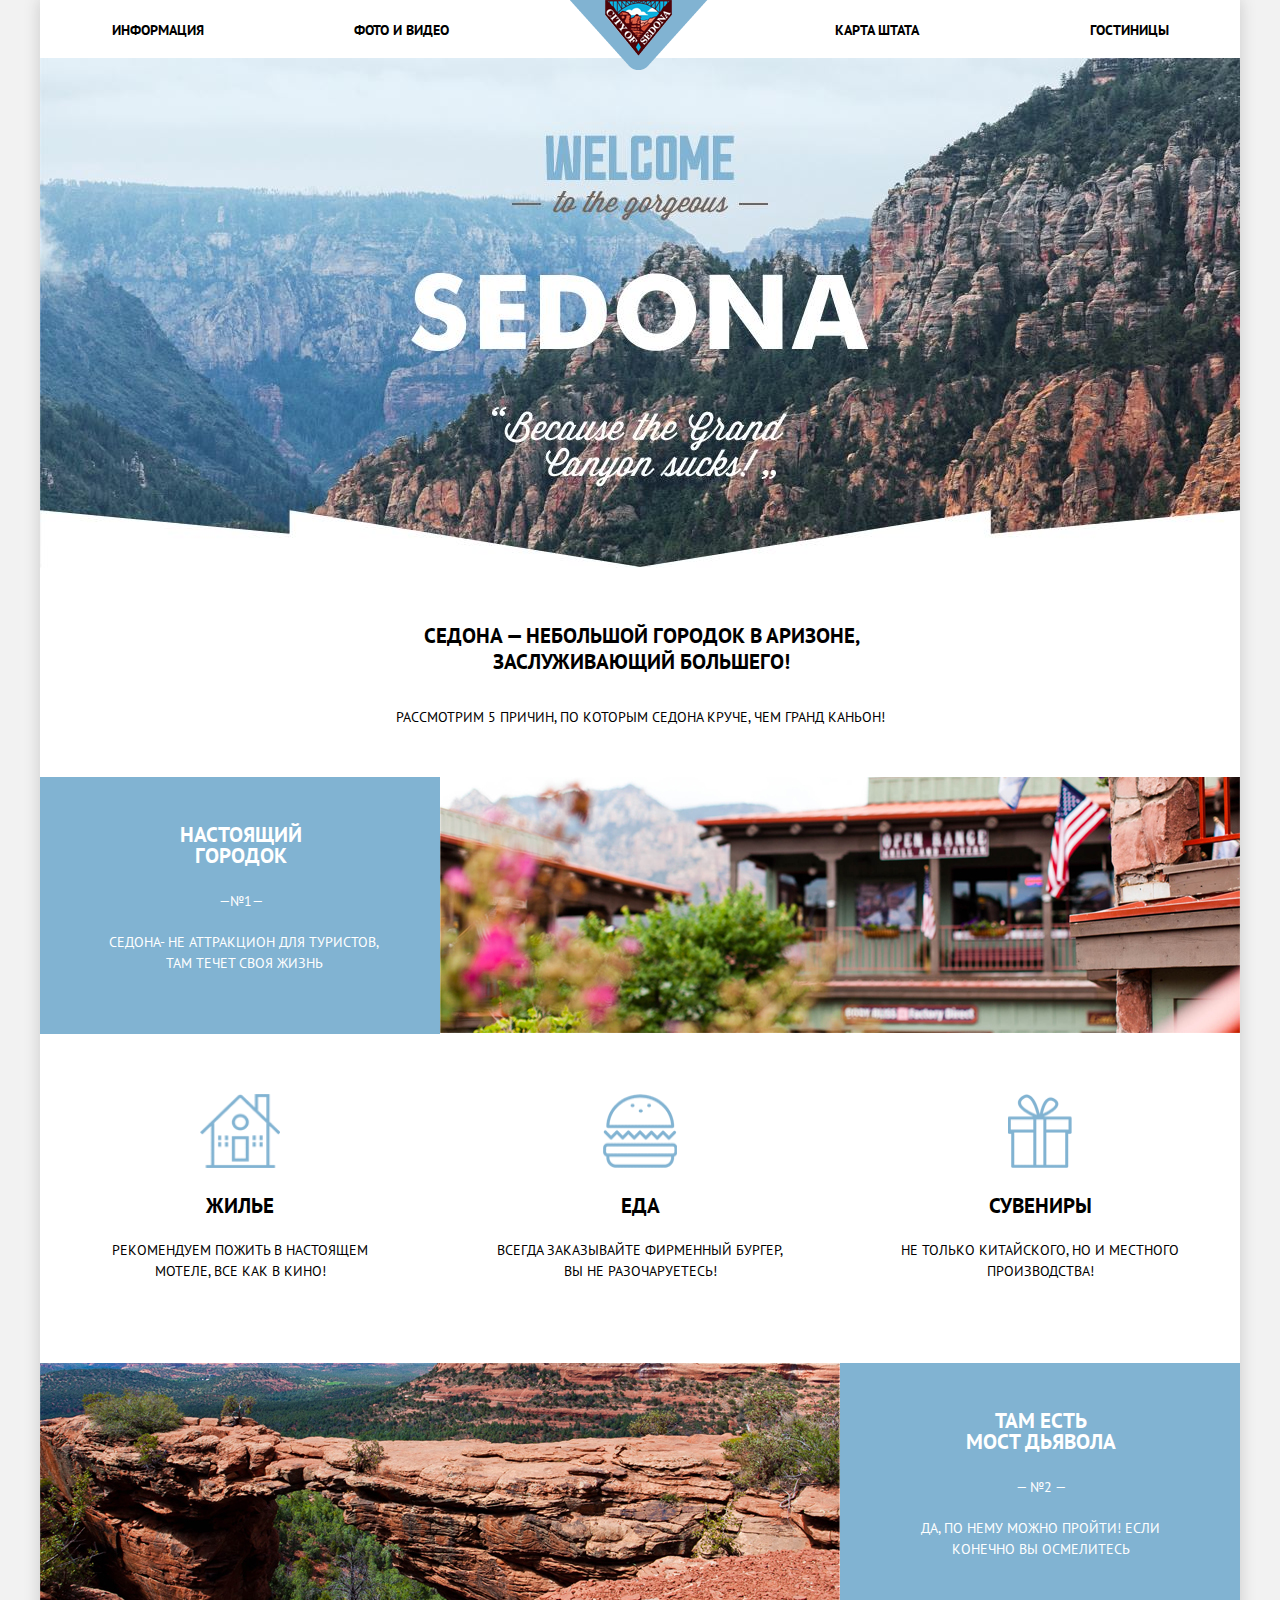
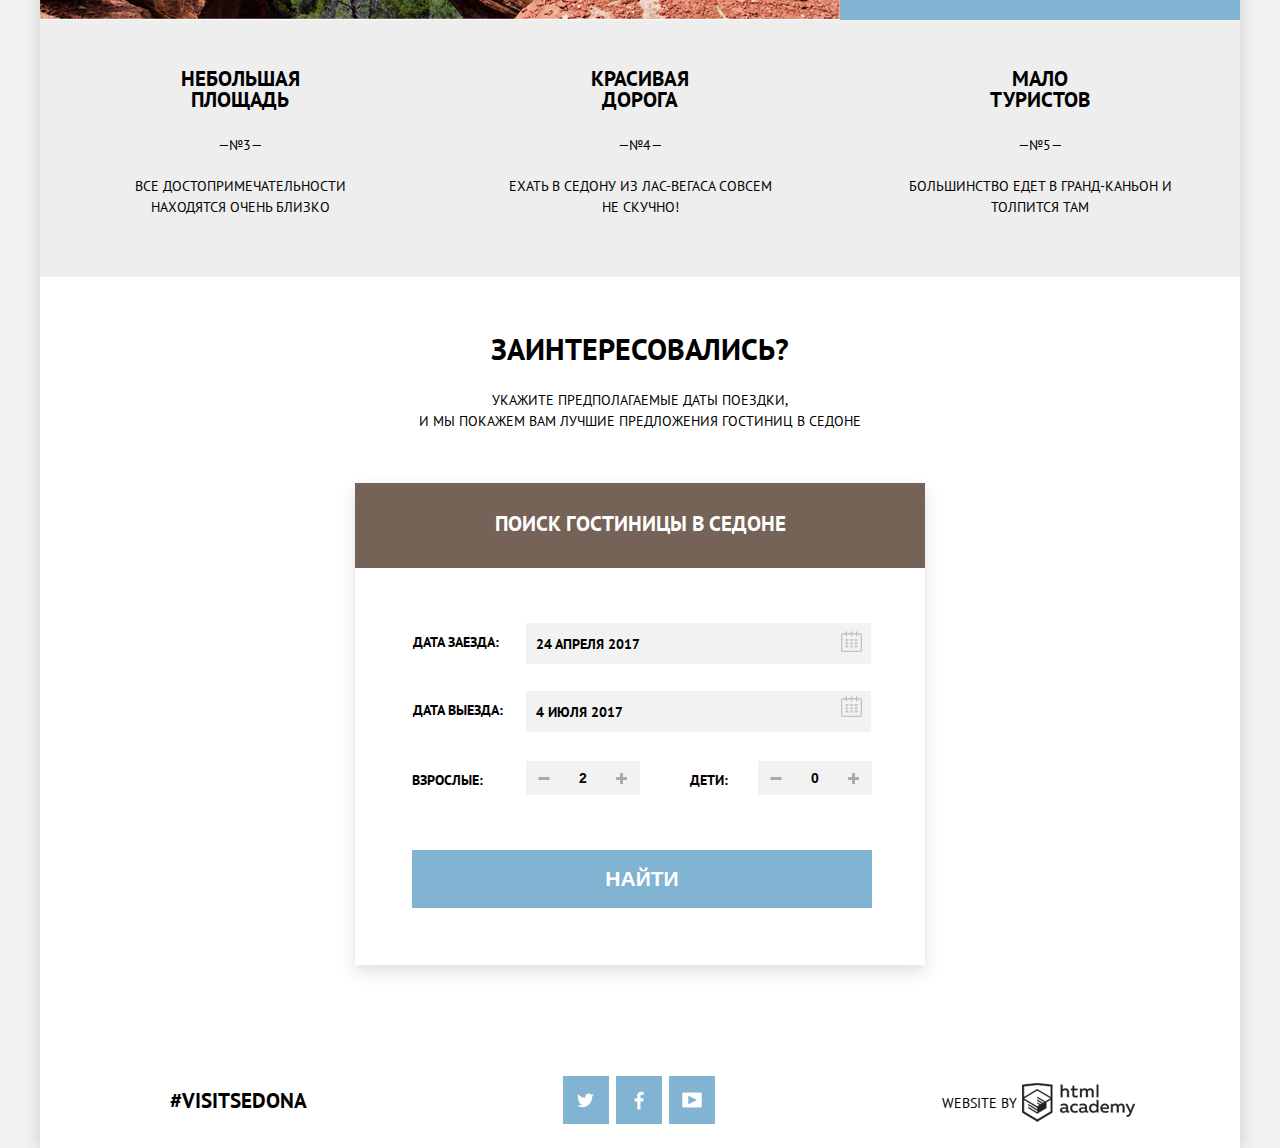
<file: index.html>
<!DOCTYPE html>
<html lang="ru">
   <head>
      <meta charset="utf-8">
      <title>HTML Academy: Седона</title>
      <link href="css/min-css.css" rel="stylesheet">
      <link href="css/normalize.css" rel="stylesheet">
      <link href="https://fonts.googleapis.com/css?family=PT+Sans:400,700,700i&amp;subset=cyrillic" rel="stylesheet">
   </head>
   <body>
      <div class="page-container">
         <header class="main-header">
            <div class="container">
               <nav class="main-navigator">
                  <ul class="nav">
                     <li class="navigation nav-left"> <a href="#"> Информация </a> </li>
                     <li class="navigation nav-left1"> <a href="#"> Фото и видео </a> </li>
                     <li class="navigation nav-right"> <a href="#"> Карта штата </a> </li>
                     <li class="navigation nav-right-b"> <a href="hotels.html"> Гостиницы </a> </li>
                  </ul>
               </nav>
            </div>
            <div class="logo">
               <a>
               <img src="img/logo-sedona.png" alt="logo" width="138" height="70">
               </a>
            </div>
         </header>
         <div class="main-image">
            <img src = "img/main-image.jpg" alt="Welcome to the gorgeous Sedona" width="1200" height="510">
         </div>
         <div class="about">
            <h2 class="main-sedona"> Седона &mdash; небольшой городок в Аризоне, заслуживающий большего! </h2>
            <p class="text about"> Рассмотрим 5 причин, по которым Седона круче, чем Гранд Каньон!
            <p>
         </div>
         <div class="reasons">
            <div class="reasons-text">
               <h2 class="blue-heading"> Настоящий городок </h2>
               <p class="text number"> &mdash;№1&mdash; </p>
               <p class="text blue"> Седона- не аттракцион для туристов, там течет своя жизнь  </p>
            </div>
            <div class="reasons-img">
               <img src="img/town-photo.jpg" alt="sedona" width="800" height="256">
            </div>
         </div>
         <div class="features">
            <div class="item">
               <img class="item-img" src="img/house.png" alt="accommodation" width="80" height="74">
               <h2 class="item-name">Жилье </h2>
               <p class="text"> Рекомендуем пожить в настоящем мотеле, все как в кино! </p>
            </div>
            <div class="item">
               <img class="item-img" src="img/food.png" alt="food" width="74" height="74" >
               <h2 class="item-name">Еда </h2>
               <p class="text">Всегда заказывайте фирменный бургер, вы не разочаруетесь! </p>
            </div>
            <div class="item">
               <img class="item-img" src="img/souvenirs.png" alt="souvenirs" width="64" height="74">
               <h2 class="item-name"> Сувениры </h2>
               <p class="text">Не только китайского, но и местного производства! </p>
            </div>
         </div>
         <div class="reasons-bridge">
            <div class="reasons-text">
               <h2 class="common-heading"> Там есть <br> мост дьявола </h2>
               <p class="text number"> &mdash; №2 &mdash; </p>
               <p class="text"> Да, по нему можно пройти! Если конечно вы осмелитесь </p>
            </div>
            <div class="bridge-img">
               <img src="img/canyon-photo.jpg" alt="bridge" width="800" height="256">
            </div>
         </div>
         <div class="reasons-numbers">
            <div class="reasons-small">
               <h2 class="heading-grey"> Небольшая площадь </h2>
               <p class="text number"> &mdash;№3&mdash; </p>
               <p class="text"> Все достопримечательности находятся очень близко </p>
            </div>
            <div class="reasons-small">
               <h2 class="heading-grey"> Красивая дорога </h2>
               <p class="text number"> &mdash;№4&mdash; </p>
               <p class="text"> Ехать в Седону из Лас-Вегаса совсем не скучно! </p>
            </div>
            <div class="reasons-small">
               <h2 class="heading-grey"> Мало туристов </h2>
               <p class="text number"> &mdash;№5&mdash; </p>
               <p class="text"> Большинство едет в Гранд-Каньон и толпится там </p>
            </div>
            <div class="clear"> </div>
         </div>
         <div class="booking">
            <div class="int">
               <h1 class="headertext"> Заинтересовались? </h1>
               <p class="text"> Укажите предполагаемые даты поездки,<br> и мы покажем вам лучшие предложения гостиниц в седоне </p>
            </div>
            <div class="search">
               <div class="button-sedona">
                  <a class="search-sedona" href="#"> Поиск гостиницы в Седоне </a>
               </div>
               <div class="modal-form">
                  <form class="booking-form" action="#" method="get">
                     <div class="date">
                        <div class="container-dates">
                           <div class="in">
                              <label for="arrival"> Дата заезда: </label>
                              <input type="text" name="arrival" id="arrival" value="24 апреля 2017">
                              <button class="datepicker" type="button"> Календарь </button>
                           </div>
                        </div>
                        <div class="container-dates">
                           <div class="in">
                              <label for="departure"> Дата выезда:		</label>
                              <input type="text" name="departure" id="departure" value="4 июля 2017">
                              <button class="datepicker1" type="button"> Календарь </button>
                           </div>
                        </div>
                     </div>
                     <div class="visitors">
                        <div class="ad">
                           <label for="adults"> Взрослые: </label>
                           <div class="adults-number">
                              <button class="minus"> - </button>
                              <input type="text" name="adults" id="adults" value="2">
                              <button class="plus"> + </button>
                           </div>
                        </div>
                        <div class="kd">
                           <label for="kids"> Дети: </label>
                           <div class="kids-number">
                              <button class="minus"> - </button>
                              <input type="text" name="kids" id="kids" value="0">
                              <button class="plus"> + </button>
                           </div>
                        </div>
                     </div>
                     <input type="submit" value="Найти">
                  </form>
               </div>
            </div>
         </div>
         <div class="map">
            <iframe src="https://www.google.com/maps/embed?pb=!1m14!1m8!1m3!1d419695.0617695173!2d-111.79049445338202!3d34.73372980550808!3m2!1i1024!2i768!4f13.1!3m3!1m2!1s0x872da132f942b00d%3A0x5548c523fa6c8efd!2sSedona%2C+AZ+86336!5e0!3m2!1sen!2sus!4v1494018096665" width="1200" height="480"  style="border:0"></iframe>
         </div>
         <footer class="main-footer">
            <div class="container2">
               <section class="hashtag">
                  #Visitsedona
               </section>
               <section class="social">
                  <a class="social-btn social-btn-tw" href="#"> <span class="icon">Twitter</span> </a>
                  <a class="social-btn social-btn-fb" href="#"> <span class="icon">Facebook</span> </a>
                  <a class="social-btn social-btn-youtube" href="#"><span class="icon"> Youtube</span></a>
               </section>
               <section class="copyright">
                  <p class="cop-text"> website by </p>
                  <a class="cop-image" href="https://htmlacademy.ru/intensive/htmlcss">html academy </a>
               </section>
            </div>
         </footer>
      </div>
      <script src="js/min-script.js"></script>
   </body>
</html>
</file>
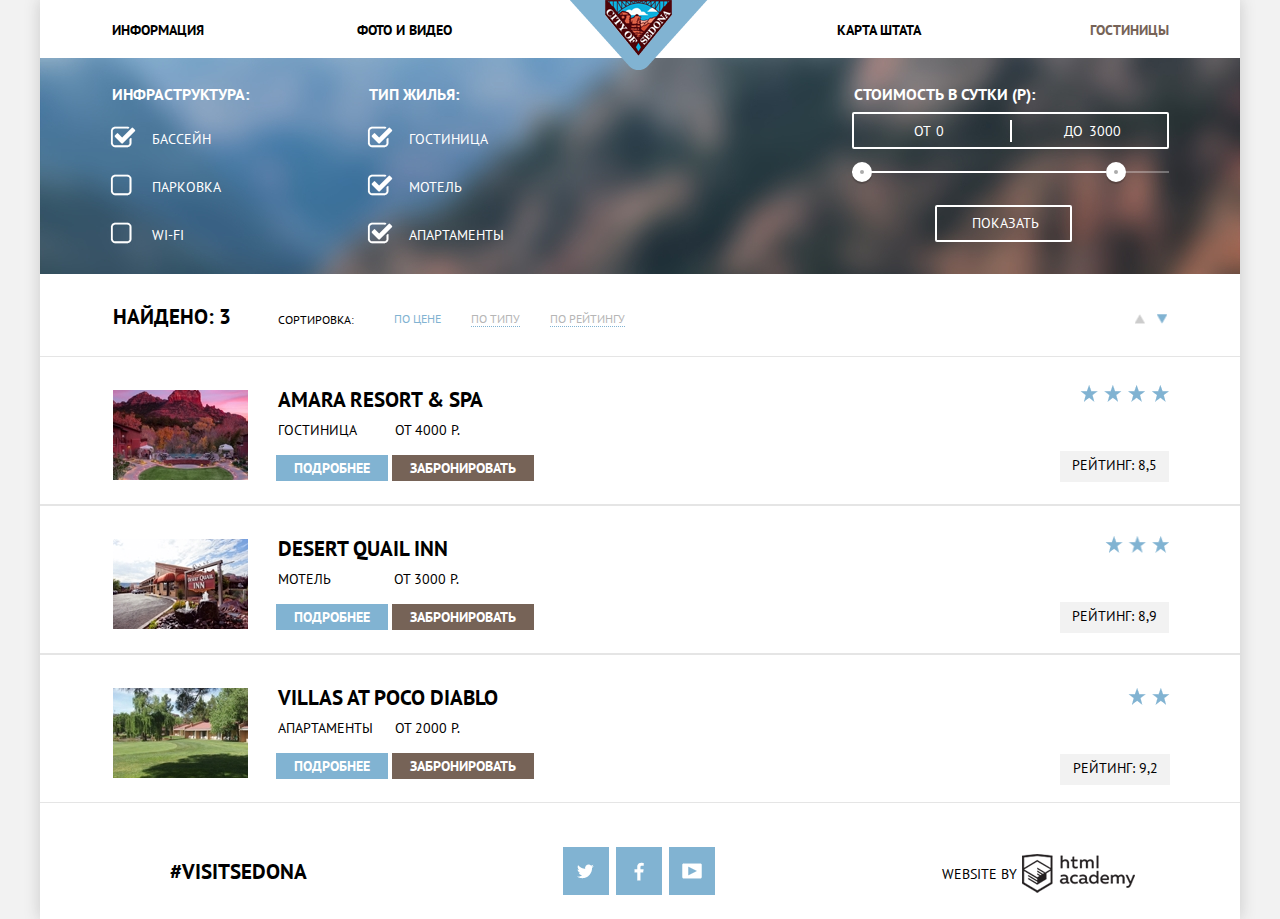
<file: hotels.html>
<!DOCTYPE html>
<html lang="ru">
   <head>
      <meta charset="utf-8">
      <title>HTML Academy: Седона</title>
      <link href="css/min-css.css" rel="stylesheet">
      <link href="css/normalize.css" rel="stylesheet">
      <link href="https://fonts.googleapis.com/css?family=PT+Sans:400,700,700i&amp;subset=cyrillic" rel="stylesheet">
   </head>
   <body>
      <div class="page-container">
         <header class="main-header">
            <div class="container">
               <nav class="main-navigator">
                  <ul class="nav">
                     <li class="navigation nav-left"> <a href="#"> Информация </a> </li>
                     <li class="navigation nav-left"> <a href="#"> Фото и видео </a> </li>
                     <li class="navigation nav-right"> <a href="#"> Карта штата </a> </li>
                     <li class="navigation nav-right-b"> <a class="current" href="#"> Гостиницы </a> </li>
                  </ul>
               </nav>
            </div>
            <div class="logo">
               <a href="index.html">
               <img src="img/logo-sedona.png" alt="logo" width="138" height="70">
               </a>
            </div>
         </header>
         <div class="all-search">
            <form class="main-form">
               <fieldset class="search-inf">
                  <legend> Инфраструктура: </legend>
                  <p class="text1">
                     <input class="check_box" type="checkbox" name="pool" id="pool" checked>
                     <label class="form-label" for="pool">  Бассейн </label>
                  </p>
                  <p class="text1">
                     <input class="check_box" type="checkbox" name="parking" id="parking">
                     <label class="form-label" for="parking">  Парковка  </label>
                  </p>
                  <p class="text1">
                     <input class="check_box" type="checkbox" name="wifi" id="wifi">
                     <label class="form-label" for="wifi">  WI-FI  </label>
                  </p>
               </fieldset>
               <fieldset class="search-accomodation">
                  <legend> Тип жилья: </legend>
                  <div class="search-content">
                     <p class="text1" >
                        <input class="check_box" type="checkbox" name="hotel" id="hotel" checked>
                        <label class="form-label" for="hotel"> Гостиница </label>
                     </p>
                     <p class="text1">
                        <input class="check_box" type="checkbox" name="motel" id="motel" checked>
                        <label class="form-label" for="motel"> Мотель </label>
                     </p>
                     <p class="text1">
                        <input class="check_box" type="checkbox" name="apartments" id="apartments" checked>
                        <label class="form-label" for="apartments"> Апартаменты </label>
                     </p>
                  </div>
               </fieldset>
               <fieldset class="filter">
                  <legend>Стоимость в сутки (Р):</legend>
                  <div class="price-controls">
                     <label class="min-price"> От <input type="text" name="min-price" value="0"></label>
                     <label class="max-price"> До <input type="text" name="max-price" value="3000"> </label>
                  </div>
                  <div class="range-controls">
                     <div class="scale">
                        <div class="bar"></div>
                     </div>
                     <div class="range-toggle range-toggle-min"> </div>
                     <div class="range-toggle range-toggle-max"> </div>
                  </div>
                  <button class="btn-transparent" type="submit">Показать</button>
               </fieldset>
            </form>
         </div>
         <div class="sort">
            <h2 class="head"> Найдено: 3 </h2>
            <ul class="howtosort">
               <li class="sort1 title"> Сортировка: </li>
               <li> <a class="sort1 activelink" href="#"> По цене </a> </li>
               <li> <a class="sort1 notactive" href="#"> По типу </a> </li>
               <li> <a class="sort1 notactive" href="#"> По рейтингу </a> </li>
            </ul>
            <div class="updown">
               <a class="up" href="#"> arrow </a>
               <a class="down" href="#"> arrow </a>
            </div>
         </div>
         <div class="container-results">
            <div class="results">
               <div class="item-stay">
                  <div class="image-block">
                     <img src="img/amara.jpg" alt="amara hotel" width="135" height="90">
                  </div>
                  <div class="text-block">
                     <a class="hotel-name" href="#"> Amara Resort & Spa </a>
                     <div class="description">
                        <span class="text"> Гостиница  </span>
                        <span class="price"> от 4000 Р. </span>
                     </div>
                     <div class="booking-accomodation">
                        <a href="#" class="button-more"> Подробнее </a>
                        <a href="#" class="button-booking"> Забронировать </a>
                     </div>
                  </div>
                  <div class="rating">
                     <img class="stars" src="img/4.png" alt="stars" width="89" height="17">
                     <span class="rait">Рейтинг: 8,5 </span>
                  </div>
               </div>
               <div class="item-stay">
                  <div class="image-block">
                     <img src="img/desert.jpg" alt="motel" width="135" height="90">
                  </div>
                  <div class="text-block">
                     <a class="hotel-name" href="#"> Desert Quail Inn </a>
                     <div class="description">
                        <span class="text"> Мотель </span>
                        <span class="price1">от 3000 Р.</span>
                     </div>
                     <div class="booking-accomodation">
                        <a href="#" class="button-more"> Подробнее </a>
                        <a href="#" class="button-booking"> Забронировать </a>
                     </div>
                  </div>
                  <div class="rating">
                     <img class="stars2" src="img/3.png" alt="3 stars" width="64" height="17">
                     <span class="rait">Рейтинг: 8,9 </span>
                  </div>
               </div>
               <div class="item-stay">
                  <div class="image-block">
                     <img src="img/villas.jpg" alt="apartments" width="135" height="90">
                  </div>
                  <div class="text-block">
                     <a class="hotel-name" href="#"> Villas At Poco Diablo </a>
                     <div class="description">
                        <span class="text"> Апартаменты  </span>
                        <span class="price2">от 2000 Р. </span>
                     </div>
                     <div class="booking-accomodation">
                        <a href="#" class="button-more"> Подробнее </a>
                        <a href="#" class="button-booking"> Забронировать </a>
                     </div>
                  </div>
                  <div class="rating">
                     <img class="stars3" src="img/2.png" alt="2 stars" width="42" height="17">
                     <span class="rait">Рейтинг: 9,2 </span>
                  </div>
               </div>
            </div>
         </div>
         <footer class="main-footer">
            <div class="container2">
               <section class="hashtag">
                  #Visitsedona
               </section>
               <section class="social">
                  <a class="social-btn social-btn-tw" href="#"> <span class="icon">Twitter</span> </a>
                  <a class="social-btn social-btn-fb" href="#"> <span class="icon">Facebook</span> </a>
                  <a class="social-btn social-btn-youtube" href="#"><span class="icon"> Youtube</span></a>
               </section>
               <section class="copyright">
                  <p class="cop-text"> website by </p>
                  <a class="cop-image" href="https://htmlacademy.ru/intensive/htmlcss">html academy </a>
               </section>
            </div>
         </footer>
      </div>
   </body>
</html>
</file>
<file: css/min-css.css>
body{font-family:'PT Sans',"Verdana","sans-serif";line-height:26px;background-color:#f2f2f2;width:1200px;margin:0 auto;padding:0}.page-container{background-color:#fff;box-shadow:0 0 15px 0 rgba(50,50,50,0.21);max-width:1200px;margin:0 auto}.main-navigator{font-size:14px;font-weight:700;text-transform:uppercase;position:relative;width:1054px;padding-left:73px;padding-right:73px;margin-left:15px}.main-navigator a{text-decoration:none;color:#000;cursor:pointer}.main-navigator a:hover{color:#81b3d2}.main-navigator a:active{color:#c1c1c1}.main-navigator .current{color:#766357}.main-navigator .current:hover{color:#604e43}.main-navigator .current:active{color:#d6d0cc}.container{width:1200px;height:41px;align-items:center;padding-top:17px;background-color:#fff}header{margin:0;position:relative}.logo{position:absolute;top:0;left:530px}.nav{display:flex;padding:0;text-align:center;justify-content:space-between;margin:0;color:#000}a{color:#000;text-decoration:none}.navigation{font-size:14px;line-height:26px;margin:0;padding:0;list-style-type:none;font-family:'pt sans',Verdana,sans-serif}.nav-left{padding:0;margin-left:-16px}.nav-left1{margin-left:-21px}.nav-right{margin-left:215px}.item{width:286px;height:124px;padding:60px 57px 70px;text-align:center}.item-img{padding-bottom:20px}.item-name{padding-bottom:10px}.nav-right-b{padding:0;margin-right:13px}.main-image{width:100%}.about{text-align:center;margin-top:48px;margin-bottom:58px;height:96px}.blue-heading{margin-left:60px;margin-right:60px}.text.blue{padding-left:7px}.text.about{margin-top:32px}.heading-grey{margin-left:60px;margin-right:60px}.main-sedona{line-height:26px;margin-left:5px;padding-left:371px;padding-right:373px}.features{display:flex;flex-direction:row;justify-content:space-between;width:100%;height:329px}.reasons{display:flex}.reasons-bridge{display:flex;flex-direction:row-reverse}.reasons-text{text-align:center;width:303px;height:210px;background-color:#81b3d2;color:#fff;padding:47px 48px 0 49px}.bridge-img{min-height:250px;line-height:0}.reasons-img{height:250px}.text.number{margin-top:25px;margin-bottom:20px}.reasons-numbers{display:flex;flex-direction:row;width:100%}.reasons-small{width:264px;height:149px;padding:48px 68px 60px;text-align:center;background-color:#eee}a:link{text-decoration:none}.booking{height:290px;text-align:center;margin:auto;position:relative;left:0}.modal-form{width:462px;height:282px;margin:auto;top:100%;margin-top:55px;margin-bottom:60px;padding-left:57px;padding-right:56px;display:block}.modal-form-none{display:none}.int{padding-top:40px;padding-bottom:37px;margin:0 auto}.button-sedona{background-color:#766357;margin:auto;height:85px}.map{padding-bottom:6px}.search{width:570px;background-color:#fff;margin:auto;left:0;right:0;position:absolute;box-shadow:0 7px 15px 0 rgba(50,50,50,0.15)}.search-sedona{color:#fff;text-decoration:none;font-size:21px;text-transform:uppercase;font-weight:700;line-height:82px}.howtosort{display:flex;list-style-type:none;margin:0;padding-left:7px}.title{font:12px;text-transform:uppercase;display:inline-block;vertical-align:middle}.howtosort a.activelink{border-bottom:none;color:#81b3d2}.howtosort a.notactive{border-bottom:1px dotted #81b3d2;color:#b6b6b6;padding:0}.howtosort a.notactive:active{border-bottom:none;color:#000;padding:0}.howtosort a.notactive:hover{border-bottom:1px dotted;color:#81b3d2;padding:0}.sort1{margin-left:30px;list-style-type:none;padding-left:10px}.datepicker{background-image:url(../img/calendar.png);background-color:transparent;font-size:0;height:21px;width:22px;background-position:top left;background-repeat:no-repeat;border:none;position:absolute;right:62px;top:148px;outline:none}.datepicker1{background-image:url(../img/calendar.png);background-color:transparent;font-size:0;height:21px;width:22px;background-position:top left;background-repeat:no-repeat;border:none;position:absolute;right:62px;top:213px;outline:none}.datepicker1:hover{background-image:url(../img/calendar-black.png)}.datepicker1:active{background-image:url(../img/calendar-blue.png)}.datepicker:hover{background-image:url(../img/calendar-black.png)}.datepicker:active{background-image:url(../img/calendar-blue.png)}input[name="departure"],[name="arrival"]{width:292px;height:39px;padding-right:43px;padding-left:10px;margin-right:5px;background-color:#f2f2f2;border:none;font-size:14px;line-height:26px;font-family:'pt sans',Verdana,sans-serif}input[name="departure"]{margin-left:20px}input[name="arrival"]{margin-left:20px}input[value="4 июля 2017"],[value="24 апреля 2017"]{font-size:14px;line-height:26px;text-transform:uppercase;font-weight:700}input[type="submit"]{width:460px;height:58px;background-color:#81b3d2;color:#fff;border:none;margin-top:55px;font-size:21px;font-weight:700;text-transform:uppercase;line-height:26px;margin-right:13px}input[name="kids"],[name="adults"]{width:33%;background-color:#f2f2f2;border:none;font-size:14px;line-height:26px;text-transform:uppercase;font-weight:700;text-align:center}input:active{background-color:#fff}input:hover{background-color:#ebebeb}input[name="adults"]{width:33%}input[type=submit]:hover{background-color:#669ec0}input[type=submit]:active{background-color:#5496bd;color:#88b6d1}.plus{border:none;font-size:0;background-image:url(../img/plus.png);background-repeat:no-repeat;background-position:center;width:33%;height:34px;background-color:#f2f2f2;outline:none}.plus:hover{background-image:url(../img/black-plus.png)}.plus:active{background-image:url(../img/blue-plus.png)}.minus:hover{background-image:url(../img/black-minus.png)}.minus:active{background-image:url(../img/blue-minus.png)}.plus1:hover{background-image:url(../img/black-plus.png)}.plus1:active{background-image:url(../img/blue-plus.png)}.minus1:hover{background-image:url(../img/black-minus.png)}.ad-container{height:44px;margin:0}.ad{display:flex}.kd-container{height:44px;margin:0}.kd{display:flex}.visitors{display:flex;justify-content:space-between;margin-top:25px}.adults-number,.kids-number{width:114px;display:flex;height:34px}.adults-number{margin-left:43px;margin-right:5px}.kids-number{margin-left:30px;margin-right:2px}.minus{border:none;font-size:0;background-image:url(../img/minus.png);background-repeat:no-repeat;background-position:center;width:33%;height:34px;background-color:#f2f2f2;outline:none}.minus1{border:none;font-size:0;background-image:url(../img/minus.png);background-repeat:no-repeat;width:11px;height:11px;background-color:#f2f2f2;position:absolute;left:84px;top:17px;outline:none}.plus1{border:none;font-size:0;background-image:url(../img/plus.png);background-repeat:no-repeat;width:11px;height:11px;background-color:#f2f2f2;position:absolute;right:15px;top:13px;outline:none}.in{display:flex;margin-bottom:27px;justify-content:space-between}.container-dates{width:463px;height:45px;margin-bottom:23px;margin-left:1px}label{vertical-align:middle;font-size:14px;line-height:26px;text-transform:uppercase;font-weight:700;margin-top:6px}.headertext{font-size:30px;line-height:24px;text-transform:uppercase;padding-bottom:9px}.search-sedona2{margin-top:10px}h2{font-size:21px;font-weight:700;text-transform:uppercase;line-height:21px;margin:0}.head{font-size:21px;line-height:26px}.text{font-size:14px;text-transform:uppercase;font-weight:400;line-height:21px}.text1{font-size:14px;line-height:21px;padding-bottom:8px;text-transform:uppercase;font-weight:400}legend{font-size:16px;font-weight:700;text-transform:uppercase;line-height:21px;padding-bottom:7px;font-family:'pt sans',Verdana,sans-serif}.form-label{font-weight:400}.sort{display:flex}.sort1{font-size:12px;line-height:18px;text-transform:uppercase;margin-top:7px}.container2{width:100%;display:flex}.main-footer{padding-bottom:18px;padding-top:16px;position:relative;overflow:hidden;display:flex}.hashtag{width:270px;font-size:21px;line-height:26px;text-transform:uppercase;font-weight:700;margin-top:12px;padding-left:130px}.cop-text{width:80px;vertical-align:middle;font-size:14px;line-height:26px;text-transform:uppercase}.cop-image{background-image:url(../img/logo-htmlacademy.png);background-repeat:no-repeat;display:block;width:116px;height:47px;font-size:0;margin-top:auto}.cop-image:hover{background-image:url(../img/logo-blue.png);background-repeat:no-repeat}.cop-image:active{background-image:url(../img/logo-grey.png)}.copyright{width:310px;padding-left:90px;display:flex;align-items:center}.social{width:300px;display:block;margin-left:133px}.social-btn{width:46px;height:48px;background-color:#81b3d2;background-repeat:no-repeat;display:inline-block;vertical-align:middle;font-size:0}.social-btn-tw{background-image:url(../img/t.png);margin:auto;background-repeat:no-repeat;background-position:center}.social-btn:hover{background-color:#669ec0}.social-btn:active{background-color:#5496bd}.social-btn:active span{opacity:.3}.social-btn-fb{background-image:url(../img/f.png);margin-left:3px;background-repeat:no-repeat;background-position:center}.social-btn-fb:active{background-image:url(../img/fo.png)}.social-btn-tw:active{background-image:url(../img/to.png)}.social-btn-youtube{background-image:url(../img/y.png);margin-left:3px;background-repeat:no-repeat;background-position:center}.social-btn-youtube:active{background-image:url(../img/yo.png)}.all-search{border:none;display:flex;height:190px;background-image:url(../img/filter-background.jpg);background-color:#7b9ec0;padding-top:26px;padding-left:68px;color:#fff}.main-form{display:flex}.search-inf{width:230px;border:none;padding:0}.search-accomodation{width:288px;border:none;padding:0;margin-left:25px}.filter{width:317px;border:none;margin-left:195px;padding:0;margin-right:70px}input[type="checkbox"]{display:none}.check_box+.form-label{position:relative;padding-left:42px;cursor:pointer;margin-bottom:20px;padding-bottom:30px}input[type="checkbox"]:checked + label:before{content:'';position:absolute;top:-4px;left:0;width:26px;height:22px;background:url(../img/checked.png);line-height:21px}input[type="checkbox"]:not(checked) + label:before{content:'';position:absolute;top:-4px;left:0;width:22px;height:22px;background:url(../img/checkbox.png);line-height:21px}.sort{border:none;width:1054px;margin-left:73px;padding-top:30px;padding-right:73px;height:55px}.results{display:flex;flex-direction:column;margin-top:-3px}.container-results{padding-right:70px;padding-bottom:28px}.updown{margin-left:auto}.item-stay{display:flex;height:93px;width:1200px;padding-bottom:46px;padding-top:8px;border-bottom:1px solid #e5e5e5;border-top:1px solid #e5e5e5}.rating{margin-left:526px;margin-right:73px}.rait{background-color:#f2f2f2;height:23px;padding-top:4px;font-size:14px;line-height:21px;height:27px;font-size:14px;text-transform:uppercase;text-align:center;display:block;margin-top:42px}.stars{margin-left:20px;margin-top:20px}.stars2{padding-top:22px;margin-left:45px}.stars3{padding-top:25px;margin-left:68px}.hotel-name{line-height:26px;font-size:21px;font-weight:700;text-transform:uppercase;margin:0;cursor:pointer}.hotel-name:active{color:#b2b2b2}.hotel-name:hover{color:#81b3d2}.price,.price1,.price2{text-transform:uppercase;font-size:14px;line-height:21px}.price{margin-left:35px}.price1{margin-left:60px}.price2{margin-left:18px}.description{margin-bottom:13px;margin-top:2px}.image-block{min-width:135px;height:90px;margin-left:73px;margin-top:25px}.text-block{height:135px;margin-left:30px;padding-top:19px;padding-top:22px}.filer-range{width:330px}.price-controls{height:33px;margin-bottom:22px;border:2px solid #fff;border-radius:2px;font-size:0;position:relative}.price-controls label{display:inline-block;vertical-align:middle;font-size:14px;line-height:21px;vertical-align:top;cursor:pointer}.price-controls .min-price,.price-controls .max-price{width:90px;padding-left:60px;line-height:21px;font-size:14px;font-weight:400}.price-controls input{width:50px;margin:0;color:inherit;font:inherit;background:none;border:none}.price-controls::after{content:"";position:absolute;top:50%;left:50%;transform:translate(-50%,-50%);width:2px;height:22px;background:#fff}.range-controls{position:relative;margin-bottom:32px}.range-controls .scale{height:2px;background:rgba(255,255,255,0.3)}.range-controls .bar{width:80%;height:2px;background:#fff}.range-toggle{width:4px;height:4px;background:#ababab;border:8px solid #fff;border-radius:50%;box-shadow:0 2px 1px 0 rgba(0,1,1,0.2);cursor:pointer;position:absolute;top:-9px}.range-toggle-min{left:0}.range-toggle-max{left:80%}.range-toggle:hover{background:#1c4f80}.button-more{width:112px;height:26px;background-color:#81b3d2;display:block;text-align:center;color:#fff;text-transform:uppercase;font-weight:700;font-size:14px;margin-left:-2px}.button-more:hover{background-color:#669ec1}.button-more:active{background-color:#5596be;color:#97b8cb}.button-booking{display:block;width:142px;height:26px;background-color:#766357;text-align:center;margin-left:4px;color:#fff;text-transform:uppercase;font-weight:700;font-size:14px}.button-booking:hover{background-color:#604e44}.button-booking:active{background-color:#503e34;color:#8d8980}.booking-accomodation{display:flex}.down{background:url(../img/down.png);display:inline-block;vertical-align:middle;font-size:0;height:10px;width:10px;background-repeat:no-repeat;background-position:center}.up{background:url(../img/up.png);display:inline-block;vertical-align:middle;font-size:0;height:10px;width:10px;background-repeat:no-repeat;background-position:center;margin-right:8px}.down:hover{background:url(../img/blackdown.png)}.down:active{background:url(../img/down.png)}.up:hover{background:url(../img/blackup.png)}.up:active{background:url(../img/upblue.png)}.btn-transparent{display:block;margin-left:83px;padding:6px 35px;font-size:14px;line-height:21px;font-family:'pt sans',Verdana,sans-serif;color:#fff;text-transform:uppercase;font-weight:400;background:transparent;border:2px solid #fff;border-radius:2px;cursor:pointer;width:137px}.btn-transparent:hover{color:#000;background:#fff}
</file>
